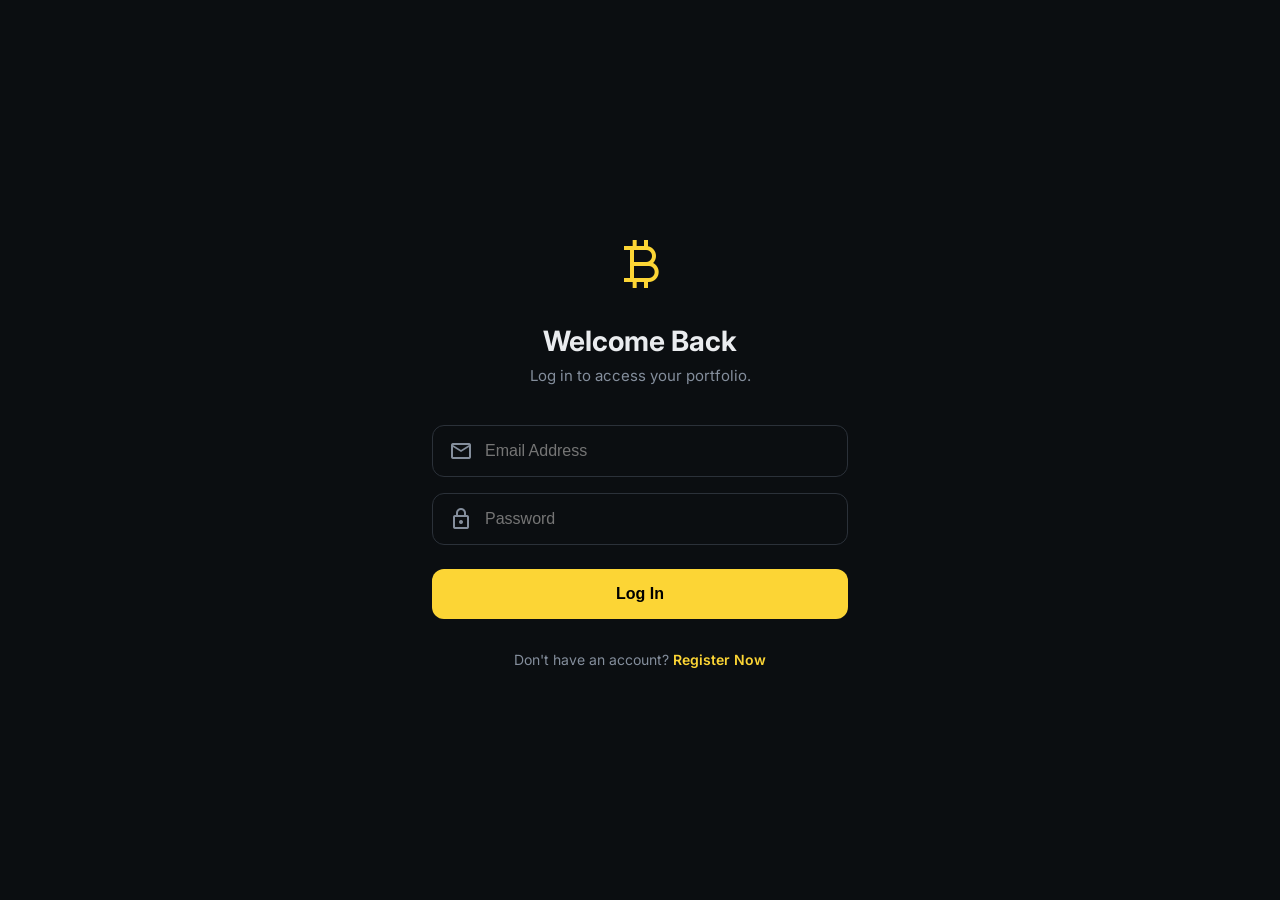
<file: index.html>
<!DOCTYPE html>
<html lang="id">
<head>
    <meta charset="UTF-8">
    <meta name="viewport" content="width=device-width, initial-scale=1.0, maximum-scale=1.0, user-scalable=no">
    <title>Crypto Exchange Pro</title>
    
    <script>
        if (localStorage.getItem("bayu_isLoggedIn") !== "true") {
            window.location.replace("login.html");
        }
    </script>

    <link rel="manifest" href='data:application/json;charset=utf-8,%7B%22name%22%3A%22Crypto%20Pro%22%2C%22short_name%22%3A%22CryptoPro%22%2C%22display%22%3A%22standalone%22%2C%22background_color%22%3A%22%230b0e11%22%2C%22theme_color%22%3A%22%230b0e11%22%2C%22icons%22%3A%5B%7B%22src%22%3A%22https%3A%2F%2Fcryptologos.cc%2Flogos%2Fbitcoin-btc-logo.png%22%2C%22sizes%22%3A%22192x192%22%2C%22type%22%3A%22image%2Fpng%22%7D%5D%7D'>
    <meta name="theme-color" content="#0b0e11" id="meta-theme-color">
    <meta name="apple-mobile-web-app-capable" content="yes">
    
    <link href="https://fonts.googleapis.com/css2?family=Inter:wght@400;500;600;700&display=swap" rel="stylesheet">
    <link href="https://fonts.googleapis.com/css2?family=Material+Symbols+Outlined:opsz,wght,FILL,GRAD@24,400,0,0" rel="stylesheet" />
    
    <style>
        :root {
            --bg-main: #0b0e11; --bg-card: #1e2329; --bg-hover: #2b3139;
            --text-main: #eaecef; --text-sub: #848e9c;
            --accent-yellow: #fcd535; --green-up: #0ecb81; --red-down: #f6465d; --yellow-pending: #f0b90b;
            --border-color: #2b3139;
        }

        [data-theme="light"] {
            --bg-main: #f5f5f5; --bg-card: #ffffff; --bg-hover: #e8e8e8;
            --text-main: #1e2329; --text-sub: #5e6673;
            --border-color: #e0e0e0;
        }

        * { -webkit-user-select: none; -ms-user-select: none; user-select: none; -webkit-touch-callout: none; }
        input, select, textarea { -webkit-user-select: auto; -ms-user-select: auto; user-select: auto; }

        body { font-family: 'Inter', sans-serif; background-color: var(--bg-main); color: var(--text-main); margin: 0; display: flex; justify-content: center; min-height: 100dvh; -webkit-tap-highlight-color: transparent; overflow: hidden; transition: background-color 0.3s, color 0.3s;}
        .app-container { width: 100%; max-width: 480px; height: 100dvh; background-color: var(--bg-main); display: flex; flex-direction: column; position: relative; transition: background-color 0.3s;}
        .content-scroll { overflow-y: auto; flex-grow: 1; padding: 16px 16px 120px 16px; scroll-behavior: smooth;}

        #splash-screen, #pin-screen { position: absolute; top:0; left:0; width: 100%; height: 100%; background-color: var(--bg-main); z-index: 9999; display: flex; flex-direction: column; justify-content: center; align-items: center; transition: opacity 0.5s; }
        #splash-screen { cursor: pointer; }
        .splash-logo { width: 80px; height: 80px; background: var(--accent-yellow); border-radius: 20px; display: flex; justify-content: center; align-items: center; font-size: 40px; color: #000; margin-bottom: 20px; animation: pulse 1.5s infinite;}
        @keyframes pulse { 0% { transform: scale(1); } 50% { transform: scale(1.05); } 100% { transform: scale(1); } }
        
        .pin-dots { display: flex; gap: 16px; margin: 24px 0 40px 0; }
        .pin-dot { width: 16px; height: 16px; border-radius: 50%; border: 2px solid var(--text-sub); }
        .pin-dot.filled { background: var(--accent-yellow); border-color: var(--accent-yellow); }
        .keypad { display: grid; grid-template-columns: repeat(3, 1fr); gap: 24px; max-width: 300px; width: 100%; }
        .key { width: 64px; height: 64px; border-radius: 50%; background: var(--bg-card); display: flex; justify-content: center; align-items: center; font-size: 24px; font-weight: 600; cursor: pointer; margin: auto; transition: 0.1s;}
        .key:active { background: var(--bg-hover); transform: scale(0.9); }

        .view { display: none; width: 100%; animation: fade 0.3s ease-in-out; }
        .view.active { display: block; }
        @keyframes fade { from { opacity: 0; transform: translateY(5px); } to { opacity: 1; transform: translateY(0); } }

        .top-bar { display: flex; justify-content: space-between; align-items: center; margin-bottom: 20px; position: relative; }
        .app-title { position: absolute; left: 50%; transform: translateX(-50%); font-size: 16px; font-weight: 600; color: var(--text-main); letter-spacing: 0.5px; }
        .user-avatar { width: 34px; height: 34px; background-color: var(--accent-yellow); border-radius: 50%; display: flex; justify-content: center; align-items: center; font-size: 14px; font-weight: bold; color: #000; cursor:pointer; overflow: hidden; background-size: cover; background-position: center;}
        
        .balance-card { padding: 0 0 24px 0; }
        .balance-header { display: flex; align-items: center; justify-content: space-between; font-size: 14px; color: var(--text-sub); margin-bottom: 8px; font-weight: 500;}
        .balance-amount { font-size: 32px; font-weight: 700; color: var(--text-main); margin-bottom: 4px; display: flex; align-items: baseline; gap: 4px; word-break: break-all;}
        .badge-pro { background: linear-gradient(90deg, #fcd535, #f0b90b); color: #000; padding: 2px 6px; border-radius: 4px; font-size: 10px; font-weight: 700; margin-left: 8px;}
        
        .actions-row { display: flex; justify-content: space-between; margin-bottom: 32px; }
        .action-item { display: flex; flex-direction: column; align-items: center; gap: 8px; cursor: pointer; flex: 1;}
        .action-icon { width: 44px; height: 44px; background-color: var(--bg-card); border-radius: 12px; display: flex; justify-content: center; align-items: center; color: var(--text-main); transition: 0.2s;}
        .action-item:active .action-icon { transform: scale(0.95); background-color: var(--bg-hover); }
        .action-text { font-size: 12px; font-weight: 500; color: var(--text-main); text-align: center;}

        .chart-wrapper { width: 100%; height: 350px; margin-bottom: 16px; border-radius: 12px; overflow: hidden; background-color: var(--bg-card); border: 1px solid var(--border-color);}

        .order-book { display: flex; gap: 16px; background: var(--bg-card); padding: 16px; border-radius: 12px; border: 1px solid var(--border-color); margin-bottom: 24px;}
        .ob-col { flex: 1; display: flex; flex-direction: column; gap: 6px; }
        .ob-header { display: flex; justify-content: space-between; font-size: 11px; color: var(--text-sub); margin-bottom: 4px; font-weight: 600;}

        .section-title { font-size: 18px; font-weight: 600; margin-bottom: 16px; display: flex; justify-content: space-between; align-items: center;}
        .list-item { display: flex; justify-content: space-between; align-items: center; padding: 14px 0; border-bottom: 1px solid var(--border-color); }
        .item-left { display: flex; align-items: center; gap: 12px; }
        .coin-icon { width: 36px; height: 36px; border-radius: 50%; display: flex; justify-content: center; align-items: center; background-color: var(--bg-card); color: var(--text-main); overflow: hidden;}
        .coin-icon img { width: 100%; height: 100%; object-fit: cover; }
        .coin-name { font-weight: 600; font-size: 15px; }
        .coin-symbol { font-size: 12px; color: var(--text-sub); margin-top: 2px; text-transform: uppercase;}
        .price-text { font-weight: 600; font-size: 15px; text-align: right; }
        
        .profile-menu { margin-top: 24px; }
        .menu-row { display: flex; align-items: center; gap: 16px; padding: 16px 0; border-bottom: 1px solid var(--border-color); cursor: pointer;}
        .menu-text { flex-grow: 1; font-weight: 500; font-size: 15px;}

        /* MODAL */
        .modal-overlay { display: none; position: absolute; top: 0; left: 0; right: 0; bottom: 0; background: rgba(0,0,0,0.8); justify-content: center; align-items: flex-end; z-index: 100; backdrop-filter: blur(4px);}
        .modal-content { background-color: var(--bg-card); width: 100%; padding: 24px; border-radius: 24px 24px 0 0; animation: slideUp 0.3s cubic-bezier(0.16, 1, 0.3, 1); box-sizing: border-box; max-height: 85vh; overflow-y: auto; padding-bottom: 50px;}
        @keyframes slideUp { from { transform: translateY(100%); } to { transform: translateY(0); } }
        
        .input-group { background-color: var(--bg-main); border: 1px solid var(--border-color); border-radius: 12px; display: flex; align-items: center; padding: 0 16px; margin-bottom: 16px; }
        .modal-input { width: 100%; padding: 16px 0; background: transparent; border: none; color: var(--text-main); font-size: 16px; font-weight: 600; outline: none; }
        .select-custom { appearance: none; width: 100%; background: transparent; color: var(--text-main); border: none; padding: 16px 0; font-size: 15px; font-weight: 500; outline: none;}
        .select-custom option { background: var(--bg-card); color: var(--text-main); }
        .btn-confirm { background-color: var(--accent-yellow); color: #000; border: none; padding: 16px; width: 100%; border-radius: 12px; font-size: 16px; font-weight: 600; cursor: pointer; display: flex; justify-content: center; align-items: center; gap: 8px;}
        .btn-close { background: transparent; color: var(--text-sub); border: none; padding: 16px; width: 100%; font-size: 15px; font-weight: 600; cursor: pointer; margin-top: 8px;}
        
        .bottom-nav { position: fixed; bottom: 0; left: 50%; transform: translateX(-50%); width: 100%; max-width: 480px; background-color: var(--bg-main); display: flex; justify-content: space-around; padding: 12px 0 20px 0; border-top: 1px solid var(--border-color); z-index: 50; transition: background-color 0.3s;}
        .nav-item { display: flex; flex-direction: column; align-items: center; font-size: 11px; color: var(--text-sub); cursor: pointer; gap: 4px; font-weight: 500;}
        .nav-item.active { color: var(--text-main); }
        .nav-item.active .material-symbols-outlined { color: var(--accent-yellow); font-variation-settings: 'FILL' 1;}
        
        .toast-container { position: fixed; top: 20px; left: 50%; transform: translateX(-50%); width: 90%; max-width: 400px; z-index: 10000; display: flex; flex-direction: column; gap: 10px; pointer-events: none;}
        .toast { background: var(--bg-card); padding: 14px 16px; border-radius: 12px; display: flex; align-items: center; gap: 12px; box-shadow: 0 4px 20px rgba(0,0,0,0.8); border-left: 4px solid var(--accent-yellow); animation: slideDown 0.4s forwards; }
        @keyframes slideDown { from { transform: translateY(-50px); opacity: 0; } to { transform: translateY(0); opacity: 1; } }
        .toast-out { animation: fadeOut 0.4s forwards; }
        @keyframes fadeOut { to { opacity: 0; transform: translateY(-20px); } }

        .switch { position: relative; display: inline-block; width: 44px; height: 24px; }
        .switch input { opacity: 0; width: 0; height: 0; }
        .slider { position: absolute; cursor: pointer; top: 0; left: 0; right: 0; bottom: 0; background-color: var(--border-color); transition: .4s; border-radius: 24px; }
        .slider:before { position: absolute; content: ""; height: 18px; width: 18px; left: 3px; bottom: 3px; background-color: white; transition: .4s; border-radius: 50%; }
        input:checked + .slider { background-color: var(--green-up); }
        input:checked + .slider:before { transform: translateX(20px); }

        #avatar-upload { display: none; }
        .hidden-text { font-family: monospace; letter-spacing: 2px; }
    </style>
</head>
<body>

    <div class="toast-container" id="toastBox"></div>
    <input type="file" id="avatar-upload" accept="image/*" onchange="gantiFotoProfil(event)">

    <div class="app-container">
        
        <div id="pin-screen" style="display:none;">
            <div class="splash-logo"><span class="material-symbols-outlined" style="font-size: 40px;">lock</span></div>
            <h2 style="margin:0; font-size: 20px;">Enter App PIN</h2>
            <div class="pin-dots" id="pinDots">
                <div class="pin-dot"></div><div class="pin-dot"></div><div class="pin-dot"></div>
                <div class="pin-dot"></div><div class="pin-dot"></div><div class="pin-dot"></div>
            </div>
            <div class="keypad">
                <div class="key" onclick="inputPin(1)">1</div><div class="key" onclick="inputPin(2)">2</div><div class="key" onclick="inputPin(3)">3</div>
                <div class="key" onclick="inputPin(4)">4</div><div class="key" onclick="inputPin(5)">5</div><div class="key" onclick="inputPin(6)">6</div>
                <div class="key" onclick="inputPin(7)">7</div><div class="key" onclick="inputPin(8)">8</div><div class="key" onclick="inputPin(9)">9</div>
                <div></div><div class="key" onclick="inputPin(0)">0</div><div class="key" onclick="clearPin()"><span class="material-symbols-outlined">backspace</span></div>
            </div>
        </div>

        <div id="splash-screen" onclick="cekKeamananLaluMulai()">
            <div class="splash-logo"><span class="material-symbols-outlined" style="font-size: 40px;">currency_bitcoin</span></div>
            <h2 style="margin:0; font-size: 24px;">Crypto Pro</h2>
            <p style="color: var(--text-sub); font-size: 14px; margin-top: 8px;">Tap anywhere to enter</p>
        </div>

        <div class="content-scroll">
            <div class="view active" id="view-home">
                <div class="top-bar">
                    <div class="user-avatar profile-pic-render" onclick="pindahHalaman('view-profile', document.getElementById('nav-profile'))">BZ</div>
                    <div class="app-title">Crypto Pro Wallet</div>
                    <div class="icon-btn" onclick="munculToast('No new notifications', 'notifications')"><span class="material-symbols-outlined">notifications</span></div>
                </div>

                <div class="balance-card">
                    <div class="balance-header">
                        <div style="display:flex; align-items:center; gap:8px;">
                            Total Asset Value <span class="badge-pro">PRO</span>
                            <span class="material-symbols-outlined" onclick="toggleHideBalance()" id="eye-icon" style="cursor:pointer; font-size:18px;">visibility</span>
                        </div>
                        <div style="background:var(--bg-card); padding:4px 8px; border-radius:12px; font-size:12px; border:1px solid var(--border-color);"><span id="txt-curr-home">USD</span></div>
                    </div>
                    <div class="balance-amount"><span id="curr-symbol-main">$</span><span id="total-balance-usd">0.00</span></div>
                    <div style="font-size: 14px; color: var(--green-up); font-weight: 500;">+2.45% Today</div>
                </div>

                <div class="actions-row">
                    <div class="action-item" onclick="bukaModalDeposit()"><div class="action-icon"><span class="material-symbols-outlined">payments</span></div><div class="action-text">Deposit Fiat</div></div>
                    <div class="action-item" onclick="bukaModalWithdraw()"><div class="action-icon"><span class="material-symbols-outlined">account_balance</span></div><div class="action-text">Withdraw Fiat</div></div>
                    <div class="action-item" onclick="bukaModalSendCrypto()"><div class="action-icon"><span class="material-symbols-outlined">send</span></div><div class="action-text">Send Crypto</div></div>
                    <div class="action-item" onclick="bukaModalReceiveCrypto()"><div class="action-icon"><span class="material-symbols-outlined">qr_code_scanner</span></div><div class="action-text">Receive Crypto</div></div>
                </div>

                <div class="section-title">Top Markets</div>
                <div id="mini-market-list"><div style="text-align:center; padding:20px; color:var(--text-sub);">Loading market data...</div></div>
            </div>

            <div class="view" id="view-markets">
                <div class="top-bar">
                    <div class="user-avatar profile-pic-render" onclick="pindahHalaman('view-profile', document.getElementById('nav-profile'))">BZ</div>
                    <div class="app-title">Spot Markets</div>
                    <div class="icon-btn" onclick="munculToast('No new notifications', 'notifications')"><span class="material-symbols-outlined">notifications</span></div>
                </div>
                
                <div class="chart-wrapper">
                    <script type="text/javascript" src="https://s3.tradingview.com/tv.js"></script>
                    <script type="text/javascript">
                        new TradingView.widget({
                            "autosize": true, "symbol": "BINANCE:BTCUSDT", "interval": "15", "timezone": "Asia/Jakarta",
                            "theme": "dark", "style": "1", "locale": "en", "backgroundColor": "transparent", "gridColor": "#2b3139",
                            "enable_publishing": false, "hide_top_toolbar": true, "hide_legend": true, "save_image": false,
                            "container_id": "tradingview_chart"
                        });
                    </script>
                </div>

                <div class="section-title">Order Book (Live)</div>
                <div class="order-book">
                    <div class="ob-col">
                        <div class="ob-header"><span>Bid (Buy)</span><span>Amount</span></div>
                        <div id="ob-bids"></div>
                    </div>
                    <div class="ob-col">
                        <div class="ob-header"><span>Ask (Sell)</span><span>Amount</span></div>
                        <div id="ob-asks"></div>
                    </div>
                </div>

                <div class="section-title">All Markets</div>
                <div class="input-group" style="background: var(--bg-card); margin-bottom: 16px;">
                    <span class="material-symbols-outlined" style="color:var(--text-sub);">search</span>
                    <input type="text" class="modal-input" id="searchInput" placeholder="Search 50+ coins..." style="font-size: 14px; padding: 12px;" onkeyup="cariKoin()" autocomplete="off">
                </div>
                <div id="full-market-list"></div>
            </div>

            <div class="view" id="view-wallet">
                <div class="top-bar">
                    <div class="user-avatar profile-pic-render" onclick="pindahHalaman('view-profile', document.getElementById('nav-profile'))">BZ</div>
                    <div class="app-title">My Wallets</div>
                    <div class="icon-btn" onclick="munculToast('No new notifications', 'notifications')"><span class="material-symbols-outlined">notifications</span></div>
                </div>
                
                <div class="section-title">
                    <span>My Assets</span>
                    <div style="display:flex; align-items:center; gap:8px; font-size:12px; font-weight:500; color:var(--text-sub);">
                        Auto-Earn (APY 5%)
                        <label class="switch"><input type="checkbox" id="toggleEarn" autocomplete="off" onchange="toggleStaking()"><span class="slider"></span></label>
                    </div>
                </div>
                
                <div id="wallet-list-render"></div>

                <div class="section-title" style="margin-top: 24px;">Transaction History</div>
                <div id="riwayat-container"></div>
            </div>

            <div class="view" id="view-profile">
                <div class="top-bar">
                    <div style="width: 34px;"></div>
                    <div class="app-title">Profile</div>
                    <div class="icon-btn" onclick="munculToast('No new notifications', 'notifications')"><span class="material-symbols-outlined">notifications</span></div>
                </div>
                
                <div style="display: flex; align-items: center; gap: 16px; margin-bottom: 32px; margin-top: 20px;">
                    <div class="user-avatar profile-pic-render" style="width: 64px; height: 64px; font-size: 28px;" onclick="document.getElementById('avatar-upload').click()">BZ</div>
                    <div>
                        <div style="font-size: 20px; font-weight: 700;">BAYU RIZKI ZULFIKRI</div>
                        <div style="font-size: 13px; color: var(--text-sub); margin-top:4px;">UID: 84719203 • <span style="color:var(--green-up);">Verified VIP</span></div>
                    </div>
                </div>
                
                <div class="profile-menu">
                    <div class="menu-row" onclick="toggleTheme()"><span class="material-symbols-outlined menu-icon">light_mode</span><span class="menu-text">Dark/Light Mode</span><span class="material-symbols-outlined menu-arrow">sync</span></div>
                    <div class="menu-row" onclick="bukaModalProfil('Passcode')"><span class="material-symbols-outlined menu-icon">pin</span><span class="menu-text">Set App PIN</span><span class="material-symbols-outlined menu-arrow" id="pin-status-icon">chevron_right</span></div>
                    <div class="menu-row" onclick="kunciAplikasi()"><span class="material-symbols-outlined menu-icon">lock</span><span class="menu-text">Lock App</span><span class="material-symbols-outlined menu-arrow">chevron_right</span></div>
                    <div class="menu-row" onclick="bukaModalProfil('Currency')"><span class="material-symbols-outlined menu-icon">language</span><span class="menu-text">Currency (<span id="txt-curr-setting">USD</span>)</span><span class="material-symbols-outlined menu-arrow">chevron_right</span></div>
                    <div class="menu-row" onclick="munculToast('Identity Verification (KYC) is completed.', 'verified')"><span class="material-symbols-outlined menu-icon">badge</span><span class="menu-text">Identity Verification</span><span class="material-symbols-outlined" style="color: var(--green-up);">verified</span></div>
                    <div class="menu-row" onclick="logoutApp()"><span class="material-symbols-outlined menu-icon" style="color: var(--accent-yellow);">logout</span><span class="menu-text" style="color: var(--accent-yellow);">Log Out</span></div>
                    <div class="menu-row" onclick="resetSaldo()"><span class="material-symbols-outlined menu-icon" style="color: var(--red-down);">delete_forever</span><span class="menu-text" style="color: var(--red-down);">Factory Reset App</span></div>
                </div>
            </div>
        </div>

        <div class="bottom-nav">
            <div class="nav-item active" onclick="pindahHalaman('view-home', this)"><span class="material-symbols-outlined">home</span>Home</div>
            <div class="nav-item" id="nav-market" onclick="pindahHalaman('view-markets', this)"><span class="material-symbols-outlined">candlestick_chart</span>Markets</div>
            <div class="nav-item" onclick="bukaModalTrade('Convert')" style="transform: translateY(-8px);">
                <div style="width: 48px; height: 48px; background: var(--accent-yellow); border-radius: 50%; display: flex; justify-content: center; align-items: center; color: #000;"><span class="material-symbols-outlined">swap_horiz</span></div>
            </div>
            <div class="nav-item" onclick="pindahHalaman('view-wallet', this)"><span class="material-symbols-outlined">account_balance_wallet</span>Wallets</div>
            <div class="nav-item" id="nav-profile" onclick="pindahHalaman('view-profile', this)"><span class="material-symbols-outlined">person</span>Profile</div>
        </div>

        <div class="modal-overlay" id="actionModal">
            <div class="modal-content" id="modalContentDynamic"></div>
        </div>

    </div>

    <script>
        // --- GLOBAL STATE ---
        let wallets = { fiat: 0, bitcoin: 0, ethereum: 0, solana: 0, litecoin: 0 };
        let livePrices = { bitcoin: 75550, ethereum: 3450, solana: 145, litecoin: 85 };
        let currentCurrency = 'USD'; 
        let rateIDR = 17349.90; 
        let tipeAksi = ""; let riwayatTx = []; 
        let appTheme = 'dark'; let savedPin = null; let enteredPin = "";
        let stakingInterval = null;
        let globalMarketData = []; 
        let isBalanceHidden = false; // State Mata Privasi

        const daftarKoin = [
            { id: 'bitcoin', nama: 'Bitcoin', simbol: 'BTC', img: 'bitcoin-btc-logo' },
            { id: 'ethereum', nama: 'Ethereum', simbol: 'ETH', img: 'ethereum-eth-logo' },
            { id: 'solana', nama: 'Solana', simbol: 'SOL', img: 'solana-sol-logo' },
            { id: 'litecoin', nama: 'Litecoin', simbol: 'LTC', img: 'litecoin-ltc-logo' },
            { id: 'binancecoin', nama: 'BNB', simbol: 'BNB', img: 'bnb-bnb-logo' },
            { id: 'ripple', nama: 'Ripple', simbol: 'XRP', img: 'xrp-xrp-logo' }
        ];

        // --- UTILS ---
        function formatUang(usdAmount) {
            if (currentCurrency === 'IDR') return "Rp " + (usdAmount * rateIDR).toLocaleString('id-ID', {maximumFractionDigits: 0});
            else return "$" + usdAmount.toLocaleString('en-US', {minimumFractionDigits: 2, maximumFractionDigits: 2});
        }

        function munculToast(pesan, ikon = 'info') {
            const box = document.getElementById('toastBox');
            const t = document.createElement('div'); t.className = 'toast';
            t.innerHTML = `<span class="material-symbols-outlined toast-icon">${ikon}</span><div class="toast-text">${pesan}</div>`;
            box.appendChild(t); setTimeout(() => { t.classList.add('toast-out'); setTimeout(() => t.remove(), 400); }, 3000);
        }

        function pindahHalaman(id, btn) {
            document.querySelectorAll('.view').forEach(v => v.classList.remove('active'));
            document.getElementById(id).classList.add('active');
            document.querySelectorAll('.nav-item').forEach(i => i.classList.remove('active'));
            if(btn) btn.classList.add('active');
        }

        // --- PRIVACY TOGGLE ---
        function toggleHideBalance() {
            isBalanceHidden = !isBalanceHidden;
            localStorage.setItem("bayu_hide_bal", isBalanceHidden);
            document.getElementById('eye-icon').innerText = isBalanceHidden ? "visibility_off" : "visibility";
            updateSemuaTampilan();
        }

        // --- INIT & LOCKSCREEN ---
        function cekKeamananLaluMulai() {
            if(savedPin) {
                document.getElementById('splash-screen').style.display = 'none';
                document.getElementById('pin-screen').style.display = 'flex';
            } else {
                mulaiAplikasi();
            }
        }

        function inputPin(num) {
            if(enteredPin.length < 6) {
                enteredPin += num;
                document.querySelectorAll('.pin-dot')[enteredPin.length-1].classList.add('filled');
                if(enteredPin.length === 6) {
                    setTimeout(() => {
                        if(enteredPin === savedPin) {
                            document.getElementById('pin-screen').style.display = 'none';
                            mulaiAplikasi();
                        } else {
                            munculToast('Incorrect PIN!', 'error');
                            clearPin();
                        }
                    }, 200);
                }
            }
        }

        function clearPin() {
            enteredPin = "";
            document.querySelectorAll('.pin-dot').forEach(d => d.classList.remove('filled'));
        }

        function kunciAplikasi() {
            if(!savedPin) { munculToast('Please Set App PIN first!', 'error'); return; }
            clearPin(); document.getElementById('pin-screen').style.display = 'flex'; munculToast('App Locked', 'lock');
        }

        function mulaiAplikasi() {
            let elem = document.documentElement;
            if (elem.requestFullscreen) elem.requestFullscreen();
            
            document.getElementById('splash-screen').style.opacity = '0';
            setTimeout(() => { document.getElementById('splash-screen').style.display = 'none'; }, 500);
            
            loadDatabase(); ambilDataPasar(); 
            setInterval(cekAntrianTx, 2000); setInterval(renderOrderBook, 1500); 
            // Update Pasar per 60 Detik (1 Menit)
            setInterval(ambilDataPasar, 60000);
        }

        function loadDatabase() {
            let w = localStorage.getItem("bayu_wallets");
            if (w) { 
                wallets = JSON.parse(w); 
                if(wallets.litecoin === undefined) wallets.litecoin = 32.39; // Patch untuk existing user
            } else { 
                wallets = { fiat: 5000, bitcoin: 0.15, ethereum: 1.2, solana: 15, litecoin: 32.39 }; 
            }
            
            let curr = localStorage.getItem("bayu_currency"); if (curr) currentCurrency = curr;
            let hx = localStorage.getItem("bayu_history"); if (hx) riwayatTx = JSON.parse(hx);
            let pic = localStorage.getItem("bayu_pic"); if (pic) updatePicUI(pic);
            let th = localStorage.getItem("bayu_theme"); if(th) { appTheme = th; applyTheme(); }
            
            let hideBal = localStorage.getItem("bayu_hide_bal");
            if(hideBal === "true") { isBalanceHidden = true; document.getElementById('eye-icon').innerText = "visibility_off"; }
            
            savedPin = localStorage.getItem("bayu_pin"); 
            if(savedPin) document.getElementById('pin-status-icon').style.color = "var(--green-up)";

            updateSemuaTampilan();
        }

        function simpanDatabase() {
            localStorage.setItem("bayu_wallets", JSON.stringify(wallets)); 
            localStorage.setItem("bayu_currency", currentCurrency);
            localStorage.setItem("bayu_history", JSON.stringify(riwayatTx));
            localStorage.setItem("bayu_theme", appTheme);
        }

        function resetSaldo() { 
            if(confirm("Mas Bayu, hapus semua data dan kembali ke awal?")) { localStorage.clear(); window.location.reload(); } 
        }

        function logoutApp() {
            if(confirm("Are you sure you want to log out?")) { localStorage.removeItem("bayu_isLoggedIn"); window.location.replace("login.html"); }
        }

        function gantiFotoProfil(event) {
            let file = event.target.files[0]; if(!file) return;
            let reader = new FileReader();
            reader.onload = function(e) { localStorage.setItem("bayu_pic", e.target.result); updatePicUI(e.target.result); munculToast("Profile picture updated!", "check_circle"); };
            reader.readAsDataURL(file);
        }
        function updatePicUI(base64) { document.querySelectorAll('.profile-pic-render').forEach(el => { el.innerText = ""; el.style.backgroundImage = `url(${base64})`; }); }

        function toggleTheme() {
            appTheme = appTheme === 'dark' ? 'light' : 'dark';
            applyTheme(); simpanDatabase(); munculToast(`Theme set to ${appTheme} mode`, 'palette');
        }
        function applyTheme() {
            if(appTheme === 'light') { document.body.setAttribute('data-theme', 'light'); document.getElementById('meta-theme-color').setAttribute("content", "#f5f5f5"); }
            else { document.body.removeAttribute('data-theme'); document.getElementById('meta-theme-color').setAttribute("content", "#0b0e11"); }
        }

        function toggleStaking() {
            let isChecked = document.getElementById('toggleEarn').checked;
            if(isChecked) {
                munculToast("Auto-Earn Activated. Earning yield...", "savings");
                stakingInterval = setInterval(() => { wallets.fiat += 0.05; wallets.bitcoin += 0.00000001; wallets.litecoin += 0.00001; updateSemuaTampilan(); simpanDatabase(); }, 5000);
            } else {
                clearInterval(stakingInterval); munculToast("Auto-Earn Deactivated.", "info");
            }
        }

        function updateSemuaTampilan() {
            let totalUsd = wallets.fiat + (wallets.bitcoin * livePrices.bitcoin) + (wallets.ethereum * livePrices.ethereum) + (wallets.solana * livePrices.solana) + (wallets.litecoin * livePrices.litecoin);
            
            document.getElementById('curr-symbol-main').innerText = isBalanceHidden ? "" : (currentCurrency === 'IDR' ? "Rp " : "$");
            
            let displayTotal = currentCurrency === 'IDR' ? (totalUsd*rateIDR).toLocaleString('id-ID',{maximumFractionDigits:0}) : totalUsd.toLocaleString('en-US', {minimumFractionDigits: 2, maximumFractionDigits: 2});
            document.getElementById('total-balance-usd').innerText = isBalanceHidden ? "******" : displayTotal;
            if(isBalanceHidden) document.getElementById('total-balance-usd').classList.add('hidden-text');
            else document.getElementById('total-balance-usd').classList.remove('hidden-text');

            document.getElementById('txt-curr-home').innerText = currentCurrency;
            document.getElementById('txt-curr-setting').innerText = currentCurrency;

            let fiatVal = formatUang(wallets.fiat);
            let wHtml = `
                <div class="list-item" style="background:var(--bg-card); padding:16px; border-radius:12px; margin-bottom:12px; border:1px solid var(--border-color);">
                    <div class="item-left"><div class="coin-icon" style="background: rgba(14, 203, 129, 0.1); color: var(--green-up);"><span class="material-symbols-outlined">attach_money</span></div><div><div class="coin-name">Fiat Balance</div><div class="coin-symbol">Cash</div></div></div>
                    <div class="price-text ${isBalanceHidden?'hidden-text':''}">${isBalanceHidden ? '******' : fiatVal}</div>
                </div>
            `;
            const cList = [ 
                {id:'bitcoin', sim:'BTC', img:'bitcoin-btc-logo'}, 
                {id:'ethereum', sim:'ETH', img:'ethereum-eth-logo'}, 
                {id:'solana', sim:'SOL', img:'solana-sol-logo'},
                {id:'litecoin', sim:'LTC', img:'litecoin-ltc-logo'}
            ];
            cList.forEach(c => {
                let wBal = wallets[c.id]; let wVal = wBal * livePrices[c.id];
                wHtml += `
                <div class="list-item" style="background:var(--bg-card); padding:16px; border-radius:12px; margin-bottom:12px; border:1px solid var(--border-color);">
                    <div class="item-left"><div class="coin-icon"><img src="https://cryptologos.cc/logos/${c.img}.svg?v=025"></div><div><div class="coin-name">${c.sim}</div><div class="coin-symbol">Crypto</div></div></div>
                    <div><div class="price-text ${isBalanceHidden?'hidden-text':''}">${isBalanceHidden ? '******' : (wBal.toFixed(6) + ' ' + c.sim)}</div><div class="coin-symbol ${isBalanceHidden?'hidden-text':''}" style="text-align:right;">${isBalanceHidden ? '******' : ('≈ '+formatUang(wVal))}</div></div>
                </div>`;
            });
            document.getElementById('wallet-list-render').innerHTML = wHtml;
            renderRiwayat();
        }

        async function ambilDataPasar() {
            try {
                const res = await fetch(`https://api.coingecko.com/api/v3/coins/markets?vs_currency=usd&order=market_cap_desc&per_page=50&page=1&sparkline=false`);
                if (!res.ok) throw new Error("API Limit");
                const data = await res.json();
                
                const resIdr = await fetch(`https://api.coingecko.com/api/v3/simple/price?ids=bitcoin&vs_currencies=usd,idr`);
                if(resIdr.ok) {
                    const dataIdr = await resIdr.json();
                    if(dataIdr.bitcoin && dataIdr.bitcoin.idr && dataIdr.bitcoin.usd) { rateIDR = dataIdr.bitcoin.idr / dataIdr.bitcoin.usd; }
                }
                renderDataPasar(data);
            } catch (e) { 
                console.log("API Limit Reached. Using Backup Dummy Data.");
                renderDataPasar(generateDummyData());
            }
        }

        function generateDummyData() {
            const topCoins = [
                {id:'bitcoin', symbol:'btc', name:'Bitcoin', current_price: 75550.00, price_change_percentage_24h: -1.01, image: 'https://cryptologos.cc/logos/bitcoin-btc-logo.svg?v=025'},
                {id:'ethereum', symbol:'eth', name:'Ethereum', current_price: 3450.10, price_change_percentage_24h: -2.84, image: 'https://cryptologos.cc/logos/ethereum-eth-logo.svg?v=025'},
                {id:'tether', symbol:'usdt', name:'Tether', current_price: 1, price_change_percentage_24h: -0.03, image: 'https://cryptologos.cc/logos/tether-usdt-logo.svg?v=025'},
                {id:'ripple', symbol:'xrp', name:'XRP', current_price: 1.21, price_change_percentage_24h: -1.72, image: 'https://cryptologos.cc/logos/xrp-xrp-logo.svg?v=025'},
                {id:'binancecoin', symbol:'bnb', name:'BNB', current_price: 548.03, price_change_percentage_24h: -1.70, image: 'https://cryptologos.cc/logos/bnb-bnb-logo.svg?v=025'},
                {id:'solana', symbol:'sol', name:'Solana', current_price: 145, price_change_percentage_24h: 5.6, image: 'https://cryptologos.cc/logos/solana-sol-logo.svg?v=025'},
                {id:'litecoin', symbol:'ltc', name:'Litecoin', current_price: 85.40, price_change_percentage_24h: 2.1, image: 'https://cryptologos.cc/logos/litecoin-ltc-logo.svg?v=025'}
            ];
            for(let i=8; i<=50; i++) {
                topCoins.push({ id: `coin-${i}`, symbol: `C${i}`, name: `Altcoin Project ${i}`, current_price: Math.random() * 50, price_change_percentage_24h: (Math.random() * 15) - 7.5, image: 'https://cryptologos.cc/logos/polkadot-new-dot-logo.svg?v=025' });
            }
            return topCoins;
        }

        function renderDataPasar(data) {
            globalMarketData = data; 
            
            let btcObj = data.find(c => c.id === 'bitcoin'); if(btcObj) livePrices.bitcoin = btcObj.current_price;
            let ethObj = data.find(c => c.id === 'ethereum'); if(ethObj) livePrices.ethereum = ethObj.current_price;
            let solObj = data.find(c => c.id === 'solana'); if(solObj) livePrices.solana = solObj.current_price;
            let ltcObj = data.find(c => c.id === 'litecoin'); if(ltcObj) livePrices.litecoin = ltcObj.current_price;
            
            updateSemuaTampilan(); 
            renderMarketLists(""); 
        }

        function renderMarketLists(searchTerm) {
            let htmlMini = ""; let htmlFull = "";
            let filteredData = globalMarketData.filter(koin => koin.name.toLowerCase().includes(searchTerm.toLowerCase()) || koin.symbol.toLowerCase().includes(searchTerm.toLowerCase()));
            if(filteredData.length === 0) htmlFull = `<div style="text-align:center; padding:20px; color:var(--text-sub);">No coins found.</div>`;

            filteredData.forEach((koin, index) => {
                let hargaVal = currentCurrency === 'IDR' ? koin.current_price * rateIDR : koin.current_price;
                let formatHarga = currentCurrency === 'IDR' ? "Rp " + hargaVal.toLocaleString('id-ID',{maximumFractionDigits:0}) : "$" + (hargaVal < 1 ? hargaVal.toFixed(4) : hargaVal.toLocaleString('en-US', {minimumFractionDigits:2}));
                let persen = koin.price_change_percentage_24h || 0; let warna = persen >= 0 ? 'var(--green-up)' : 'var(--red-down)';
                
                let barisHtml = `<div class="list-item"><div class="item-left"><div class="coin-icon"><img src="${koin.image}" alt="${koin.symbol}"></div><div><div class="coin-name">${koin.symbol.toUpperCase()}</div><div class="coin-symbol">${koin.name}</div></div></div><div class="item-right"><div class="price-text">${formatHarga}</div><div style="font-size:12px; color:${warna}; font-weight:600;">${persen>0?'+':''}${persen.toFixed(2)}%</div></div></div>`;
                htmlFull += barisHtml; if(searchTerm === "" && index < 5) htmlMini += barisHtml; 
            });
            if (searchTerm === "") document.getElementById('mini-market-list').innerHTML = htmlMini; 
            document.getElementById('full-market-list').innerHTML = htmlFull;
        }

        function cariKoin() { let keyword = document.getElementById('searchInput').value; renderMarketLists(keyword); }

        function renderOrderBook() {
            let asks = ''; let bids = '';
            for(let i=0; i<6; i++) {
                let pAsk = livePrices.bitcoin + (Math.random()*20); let vAsk = Math.random()*1.5;
                asks += `<div style="display:flex; justify-content:space-between; color:var(--red-down); font-size:12px; margin-bottom:4px; font-weight:500;"><span>${pAsk.toFixed(2)}</span><span>${vAsk.toFixed(4)}</span></div>`;
                let pBid = livePrices.bitcoin - (Math.random()*20); let vBid = Math.random()*1.5;
                bids += `<div style="display:flex; justify-content:space-between; color:var(--green-up); font-size:12px; margin-bottom:4px; font-weight:500;"><span>${pBid.toFixed(2)}</span><span>${vBid.toFixed(4)}</span></div>`;
            }
            document.getElementById('ob-asks').innerHTML = asks; document.getElementById('ob-bids').innerHTML = bids;
        }

        function renderRiwayat() {
            let container = document.getElementById('riwayat-container');
            if(riwayatTx.length === 0) { container.innerHTML = `<div style="text-align:center; padding:20px; color:var(--text-sub); font-size:14px;">No recent transactions.</div>`; return; }
            let html = "";
            for(let i = riwayatTx.length - 1; i >= 0; i--) {
                let tx = riwayatTx[i]; let isPending = tx.status === 'Pending';
                let colorStatus = isPending ? 'var(--yellow-pending)' : (tx.isAdd ? 'var(--green-up)' : 'var(--text-main)');
                let displayAmount = tx.amountStr ? tx.amountStr : ((tx.isAdd?'+':'-') + formatUang(tx.amountUsd));
                html += `<div class="list-item ${isBalanceHidden?'hidden-text':''}"><div class="item-left"><div class="coin-icon" style="background: var(--bg-hover); color: ${isPending ? 'var(--yellow-pending)' : 'var(--text-main)'};"><span class="material-symbols-outlined">${tx.icon}</span></div><div><div class="coin-name">${tx.title}</div><div class="coin-symbol" style="color: ${colorStatus};">${isPending ? 'Processing...' : 'Completed'}</div></div></div><div class="price-text" style="color: ${tx.isAdd ? 'var(--green-up)' : 'var(--text-main)'};">${isBalanceHidden?'***':displayAmount}</div></div>`;
            }
            container.innerHTML = html;
        }

        function cekAntrianTx() {
            let changed = false; let now = Date.now();
            riwayatTx.forEach(tx => {
                if(tx.status === 'Pending' && now > tx.completeAt) {
                    tx.status = 'Completed'; changed = true;
                    if(tx.action === 'depositFiat') wallets.fiat += tx.rawInput;
                    else if (tx.action === 'withdrawFiat') wallets.fiat -= tx.rawInput;
                    else if (tx.action === 'sendCrypto') wallets[tx.coinId] -= tx.rawInput;
                    else if (tx.action === 'convertFiatToBtc') { wallets.fiat -= tx.rawInput; wallets.bitcoin += tx.dpt; }
                    else if (tx.action === 'convertBtcToFiat') { wallets.bitcoin -= tx.rawInput; wallets.fiat += tx.dpt; }
                    munculToast(`${tx.title} Successful!`, "check_circle");
                }
            });
            if(changed) { updateSemuaTampilan(); simpanDatabase(); }
        }

        function tambahAntrian(txObject) {
            txObject.completeAt = Date.now() + 10000; txObject.status = 'Pending';
            riwayatTx.push(txObject); updateSemuaTampilan(); simpanDatabase();
            munculToast("Request submitted. Queued for processing.", "schedule");
        }

        // --- MODALS DEPOSIT & WITHDRAW ---
        function bukaModalBody(htmlKonten) { document.getElementById('modalContentDynamic').innerHTML = htmlKonten; document.getElementById('actionModal').style.display = 'flex'; }
        function tutupModal() { document.getElementById('actionModal').style.display = 'none'; }

        function bukaModalDeposit() {
            bukaModalBody(`
                <div class="modal-title">Deposit Fiat</div>
                <div class="modal-subtitle">Add fiat funds to your account</div>
                <div class="input-group"><select class="select-custom" id="depoMethod" autocomplete="off"><option value="Bank Transfer">Bank Transfer / VA</option><option value="Credit Card">Credit Card</option><option value="PayPal">PayPal</option></select></div>
                <div class="input-group"><input type="text" inputmode="decimal" autocomplete="off" name="r_dep_amt" spellcheck="false" class="modal-input" id="depoAmtFiat" placeholder="Enter amount..."><div style="color:var(--text-sub); font-weight:600;">${currentCurrency}</div></div>
                <button class="btn-confirm" onclick="submitDeposit()">Submit Deposit</button>
                <button class="btn-close" onclick="tutupModal()">Cancel</button>
            `);
        }
        window.submitDeposit = function() {
            let amt = parseFloat(document.getElementById('depoAmtFiat').value);
            if(isNaN(amt) || amt <= 0) return munculToast("Invalid amount", "error");
            let meth = document.getElementById('depoMethod').value; let amtUsd = currentCurrency === 'IDR' ? amt / rateIDR : amt;
            tambahAntrian({ action: 'depositFiat', icon: 'payments', title: `Deposit via ${meth}`, amountUsd: amtUsd, isAdd: true, rawInput: amtUsd }); tutupModal();
        }

        function bukaModalWithdraw() {
            bukaModalBody(`
                <div class="modal-title">Withdraw Fiat</div>
                <div class="modal-subtitle">Avail: ${formatUang(wallets.fiat)}</div>
                <div class="input-group"><select class="select-custom" id="wdMethodFiat" autocomplete="off"><option value="Bank Account">To Bank Account</option><option value="PayPal">To PayPal</option></select></div>
                <div class="input-group"><input type="text" autocomplete="off" spellcheck="false" name="r_dest" class="modal-input" placeholder="Dest. Account/Name"></div>
                <div class="input-group"><input type="text" inputmode="decimal" autocomplete="off" name="r_wd_amt" spellcheck="false" class="modal-input" id="wdAmtFiat" placeholder="Enter amount..."><div style="color:var(--text-sub); font-weight:600;">${currentCurrency}</div></div>
                <button class="btn-confirm" onclick="submitWithdraw()">Request Withdraw</button>
                <button class="btn-close" onclick="tutupModal()">Cancel</button>
            `);
        }
        window.submitWithdraw = function() {
            let amt = parseFloat(document.getElementById('wdAmtFiat').value);
            let meth = document.getElementById('wdMethodFiat').value; let amtUsd = currentCurrency === 'IDR' ? amt / rateIDR : amt;
            if(isNaN(amt) || amt <= 0) return munculToast("Invalid input", "error");
            if(amtUsd > wallets.fiat) return munculToast("Insufficient Fiat Balance!", "error");
            tambahAntrian({ action: 'withdrawFiat', icon: 'account_balance', title: `WD to ${meth}`, amountUsd: amtUsd, isAdd: false, rawInput: amtUsd }); tutupModal();
        }

        // FITUR BARU: SEND CRYPTO
        function bukaModalSendCrypto() {
            bukaModalBody(`
                <div class="modal-title">Send Crypto</div>
                <div class="modal-subtitle">Send to external wallet</div>
                <div class="input-group">
                    <select class="select-custom" id="sendCoin" autocomplete="off">
                        <option value="bitcoin">Bitcoin (BTC) - Avail: ${wallets.bitcoin.toFixed(6)}</option>
                        <option value="litecoin">Litecoin (LTC) - Avail: ${wallets.litecoin.toFixed(6)}</option>
                        <option value="solana">Solana (SOL) - Avail: ${wallets.solana.toFixed(2)}</option>
                    </select>
                </div>
                <div class="input-group"><input type="text" autocomplete="off" spellcheck="false" name="r_dest_cr" class="modal-input" placeholder="Paste Wallet Address..."></div>
                <div class="input-group"><input type="text" inputmode="decimal" autocomplete="off" name="r_send_amt" spellcheck="false" class="modal-input" id="sendAmtCrypto" placeholder="Amount to send..."></div>
                <button class="btn-confirm" onclick="submitSendCrypto()">Send</button>
                <button class="btn-close" onclick="tutupModal()">Cancel</button>
            `);
        }
        window.submitSendCrypto = function() {
            let amt = parseFloat(document.getElementById('sendAmtCrypto').value);
            let coinId = document.getElementById('sendCoin').value;
            let coinSym = coinId === 'bitcoin' ? 'BTC' : (coinId === 'litecoin' ? 'LTC' : 'SOL');
            if(isNaN(amt) || amt <= 0) return munculToast("Invalid amount", "error");
            if(amt > wallets[coinId]) return munculToast(`Insufficient ${coinSym} Balance!`, "error");
            
            tambahAntrian({ action: 'sendCrypto', coinId: coinId, icon: 'send', title: `Send ${coinSym}`, amountStr: `-${amt} ${coinSym}`, isAdd: false, rawInput: amt });
            tutupModal();
        }

        // FITUR BARU: RECEIVE CRYPTO
        function bukaModalReceiveCrypto() {
            bukaModalBody(`
                <div class="modal-title">Receive Crypto</div>
                <div class="modal-subtitle">Share this address to receive funds</div>
                <div class="input-group">
                    <select class="select-custom" id="recvCoin" autocomplete="off" onchange="generateQR()">
                        <option value="BTC">Bitcoin Network (BTC)</option>
                        <option value="LTC">Litecoin Network (LTC)</option>
                        <option value="SOL">Solana Network (SOL)</option>
                    </select>
                </div>
                <div style="background:var(--bg-main); padding:20px; border-radius:12px; text-align:center; margin-bottom:16px;">
                    <img id="qrImage" src="https://api.qrserver.com/v1/create-qr-code/?size=150x150&data=1A1zP1eP5QGefi2DMPTfTL5SLmv7DivfNa&bgcolor=ffffff" style="border-radius:8px; margin-bottom:10px;">
                    <div id="recvAddress" style="font-size:12px; color:var(--text-sub); word-break:break-all;">1A1zP1eP5QGefi2DMPTfTL5SLmv7DivfNa</div>
                </div>
                <button class="btn-confirm" onclick="munculToast('Address copied to clipboard!', 'content_copy'); tutupModal();">Copy Address</button>
                <button class="btn-close" onclick="tutupModal()">Close</button>
            `);
        }
        window.generateQR = function() {
            let coin = document.getElementById('recvCoin').value;
            let addr = coin === 'BTC' ? '1A1zP1eP5QGefi2DMPTfTL5SLmv7DivfNa' : (coin === 'LTC' ? 'LTCx92kja9182hsabmz9102kslakdj' : 'SoL11111111111111111111111111111111111111112');
            document.getElementById('recvAddress').innerText = addr;
            document.getElementById('qrImage').src = `https://api.qrserver.com/v1/create-qr-code/?size=150x150&data=${addr}&bgcolor=ffffff`;
        }

        function bukaModalTrade() {
            bukaModalBody(`
                <div class="modal-title">Convert Crypto</div>
                <div class="modal-subtitle">Direct conversion (Zero Fee)</div>
                <div class="input-group"><select class="select-custom" id="convDirection" autocomplete="off"><option value="buy">Fiat (${currentCurrency}) ➔ BTC</option><option value="sell">BTC ➔ Fiat (${currentCurrency})</option></select></div>
                <div class="input-group"><input type="text" inputmode="decimal" autocomplete="off" name="r_conv_amt" spellcheck="false" class="modal-input" id="convAmt" placeholder="Enter amount..."></div>
                <div style="text-align:right; font-size:12px; color:var(--accent-yellow); margin-bottom:20px;">1 BTC = ${formatUang(livePrices.bitcoin)}</div>
                <button class="btn-confirm" onclick="submitConvert()">Convert Now</button>
                <button class="btn-close" onclick="tutupModal()">Cancel</button>
            `);
        }
        window.submitConvert = function() {
            let dir = document.getElementById('convDirection').value; let amt = parseFloat(document.getElementById('convAmt').value);
            if(isNaN(amt) || amt <= 0) return munculToast("Invalid amount", "error");
            if(dir === 'buy') {
                let amtUsd = currentCurrency === 'IDR' ? amt / rateIDR : amt;
                if(amtUsd > wallets.fiat) return munculToast("Insufficient Fiat Balance!", "error");
                tambahAntrian({ action: 'convertFiatToBtc', icon: 'currency_exchange', title: `Convert to BTC`, amountStr: `+${(amtUsd/livePrices.bitcoin).toFixed(6)} BTC`, isAdd: true, rawInput: amtUsd, dpt: (amtUsd/livePrices.bitcoin) }); tutupModal();
            } else {
                if(amt > wallets.bitcoin) return munculToast("Insufficient BTC Balance!", "error");
                tambahAntrian({ action: 'convertBtcToFiat', icon: 'currency_exchange', title: `Convert to Fiat`, amountUsd: (amt*livePrices.bitcoin), isAdd: true, rawInput: amt, dpt: (amt*livePrices.bitcoin) }); tutupModal();
            }
        }

        function bukaModalProfil(tipe) {
            if(tipe === 'Currency') {
                bukaModalBody(`<div class="modal-title">Currency Settings</div><div class="input-group"><select class="select-custom" id="selCurr" autocomplete="off"><option value="USD" ${currentCurrency==='USD'?'selected':''}>US Dollar (USD)</option><option value="IDR" ${currentCurrency==='IDR'?'selected':''}>Indonesian Rupiah (IDR)</option></select></div><button class="btn-confirm" onclick="simpanCurrency()">Save</button><button class="btn-close" onclick="tutupModal()">Cancel</button>`);
            } else if (tipe === 'Passcode') {
                bukaModalBody(`<div class="modal-title">Set App PIN</div><div class="modal-subtitle">Setup 6-digit lock screen PIN.</div><div class="input-group"><input type="text" inputmode="numeric" autocomplete="new-password" spellcheck="false" class="modal-input" id="setupPinInput" placeholder="Enter new 6-digit PIN" maxlength="6"></div><button class="btn-confirm" onclick="simpanPinBaru()">Save PIN</button><button class="btn-close" onclick="tutupModal()">Cancel</button>`);
            }
        }

        window.simpanCurrency = function() { currentCurrency = document.getElementById('selCurr').value; simpanDatabase(); updateSemuaTampilan(); ambilDataPasar(); munculToast(`Currency changed to ${currentCurrency}`, "language"); tutupModal(); }
        window.simpanPinBaru = function() {
            let pin = document.getElementById('setupPinInput').value;
            if(pin.length === 6) { savedPin = pin; localStorage.setItem("bayu_pin", pin); document.getElementById('pin-status-icon').style.color = "var(--green-up)"; munculToast('PIN successfully activated!', 'lock'); tutupModal(); } 
            else { munculToast('PIN must be exactly 6 digits', 'error'); }
        }
    </script>
</body>
</html>
</file>
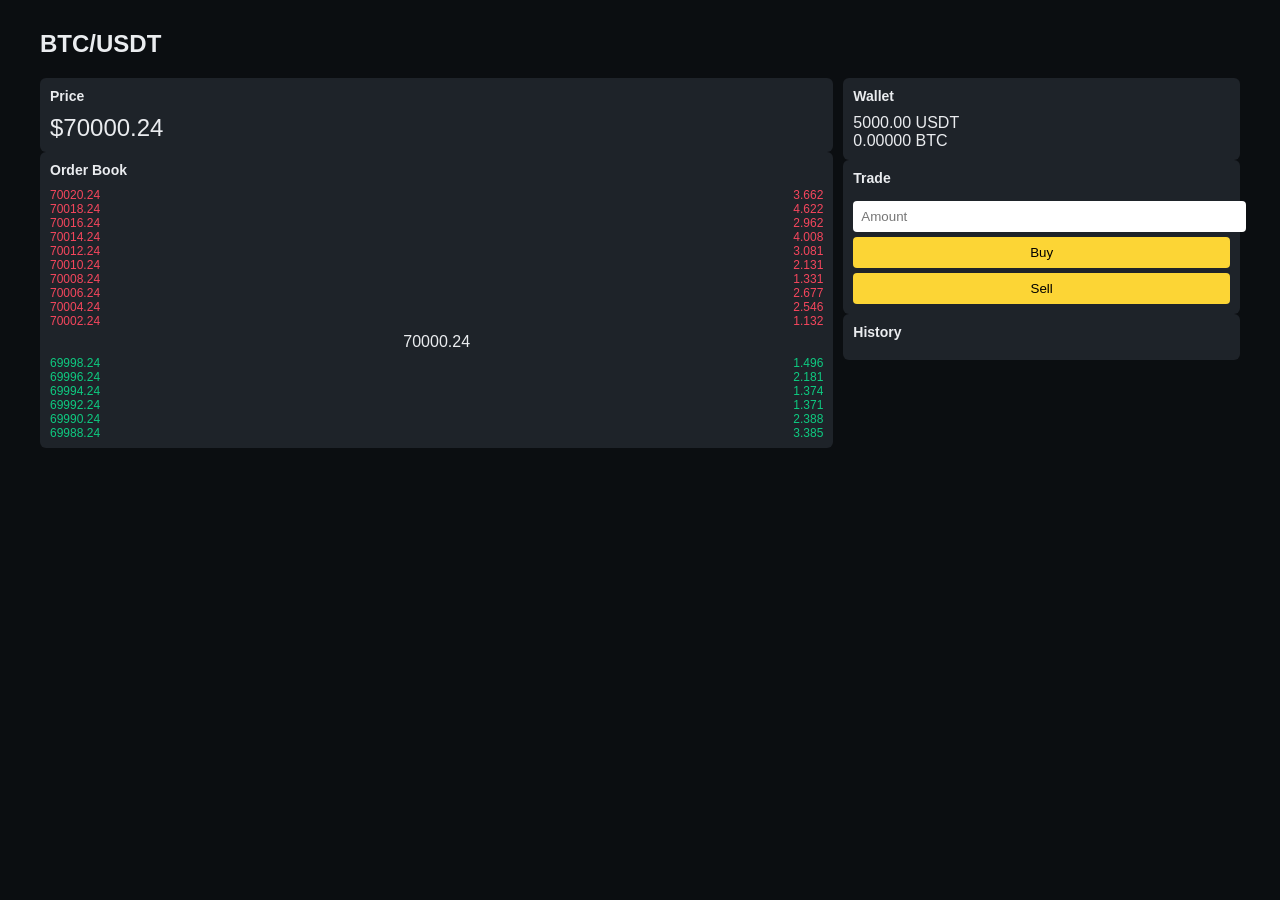
<file: gpt.html>
<!DOCTYPE html>
<html lang="en">
<head>
<meta charset="UTF-8">
<meta name="viewport" content="width=device-width, initial-scale=1.0">
<title>Binance Simulator</title>

<style>
body { margin:0; background:#0b0e11; color:#eaecef; font-family:Arial; }
.container { max-width:1200px; margin:auto; padding:10px; }

.grid {
    display:grid;
    grid-template-columns: 2fr 1fr;
    gap:10px;
}

.card {
    background:#1e2329;
    padding:10px;
    border-radius:6px;
}

.row { display:flex; justify-content:space-between; font-size:12px; }

.green { color:#0ecb81; }
.red { color:#f6465d; }

input, button {
    width:100%;
    padding:8px;
    margin-top:5px;
    border:none;
    border-radius:4px;
}

button { background:#fcd535; cursor:pointer; }

h3 { margin:0 0 10px 0; font-size:14px; }

.orderbook { height:250px; overflow:hidden; }

</style>
</head>

<body>

<div class="container">

<h2>BTC/USDT</h2>

<div class="grid">

<!-- LEFT -->
<div>

<div class="card">
<h3>Price</h3>
<div id="price" style="font-size:24px;"></div>
</div>

<div class="card">
<h3>Order Book</h3>
<div class="orderbook" id="orderbook"></div>
</div>

</div>

<!-- RIGHT -->
<div>

<div class="card">
<h3>Wallet</h3>
<div id="balance"></div>
</div>

<div class="card">
<h3>Trade</h3>

<input id="amount" placeholder="Amount">

<button onclick="buy()">Buy</button>
<button onclick="sell()">Sell</button>

</div>

<div class="card">
<h3>History</h3>
<div id="history"></div>
</div>

</div>

</div>
</div>

<script>

// ===== STATE =====
let wallet = { usdt: 5000, btc: 0 };
let price = 70000;

let velocity = 0;
let history = [];

// ===== MARKET ENGINE =====
function updateMarket() {

    let force = (Math.random() - 0.5) * 2;

    velocity += force * 0.3;
    velocity *= 0.95;

    price += velocity;

}

// ===== ORDER BOOK =====
function getOrderBook() {

    let bids = [];
    let asks = [];

    for(let i=1;i<=10;i++){

        let spread = i * 2;

        bids.push({
            price: price - spread,
            volume: Math.random()*2 + i*0.3
        });

        asks.push({
            price: price + spread,
            volume: Math.random()*2 + i*0.3
        });
    }

    return {bids, asks};
}

// ===== RENDER ORDERBOOK =====
function renderOrderBook() {

    let book = getOrderBook();
    let html = "";

    // ASKS
    book.asks.reverse().forEach(a=>{
        html += `<div class="row red">
            <span>${a.price.toFixed(2)}</span>
            <span>${a.volume.toFixed(3)}</span>
        </div>`;
    });

    // MID
    html += `<div style="text-align:center;padding:5px 0;">${price.toFixed(2)}</div>`;

    // BIDS
    book.bids.forEach(b=>{
        html += `<div class="row green">
            <span>${b.price.toFixed(2)}</span>
            <span>${b.volume.toFixed(3)}</span>
        </div>`;
    });

    document.getElementById("orderbook").innerHTML = html;
}

// ===== IMPACT =====
function applyImpact(vol) {
    velocity += vol * 0.8;
}

// ===== TRADE =====
function buy(){

    let amt = parseFloat(document.getElementById("amount").value);
    if(!amt || amt > wallet.usdt) return;

    let slippage = 1 + Math.random()*0.002;
    let btc = amt / (price * slippage);

    wallet.usdt -= amt;
    wallet.btc += btc;

    applyImpact(btc);

    log("BUY " + btc.toFixed(5) + " BTC");
}

function sell(){

    let amt = parseFloat(document.getElementById("amount").value);
    if(!amt || amt > wallet.btc) return;

    let slippage = 1 - Math.random()*0.002;
    let usdt = amt * price * slippage;

    wallet.btc -= amt;
    wallet.usdt += usdt;

    applyImpact(-amt);

    log("SELL " + usdt.toFixed(2) + " USDT");
}

// ===== HISTORY =====
function log(t){
    history.push(t);
    if(history.length > 8) history.shift();
    document.getElementById("history").innerHTML = history.join("<br>");
}

// ===== UI =====
function render(){

    document.getElementById("price").innerHTML =
        "$" + price.toFixed(2);

    document.getElementById("balance").innerHTML =
        wallet.usdt.toFixed(2) + " USDT<br>" +
        wallet.btc.toFixed(5) + " BTC";

    renderOrderBook();
}

// ===== LOOP =====
setInterval(()=>{
    updateMarket();
    render();
},1000);

render();

</script>

</body>
</html>
</file>
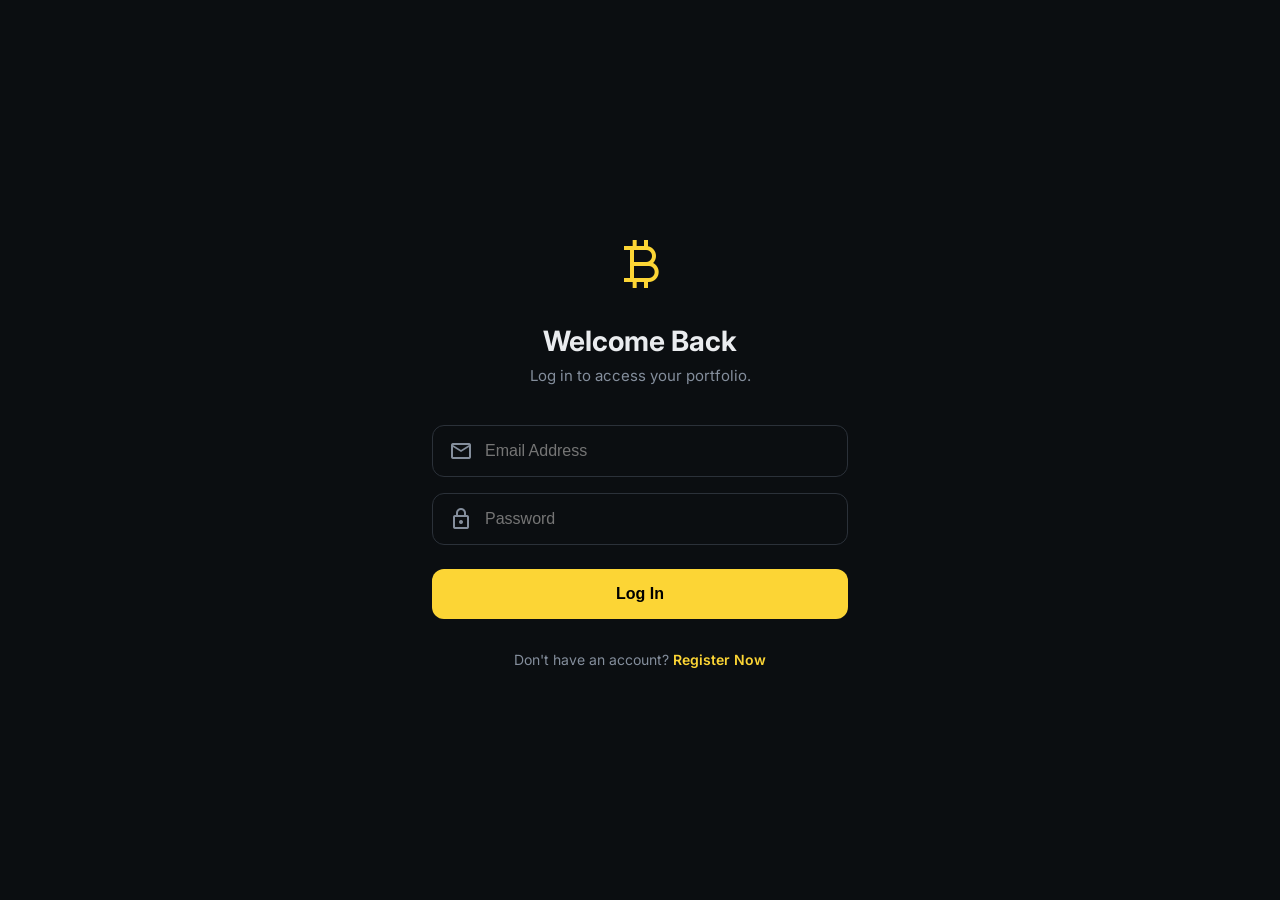
<file: login.html>
<!DOCTYPE html>
<html lang="id">
<head>
    <meta charset="UTF-8">
    <meta name="viewport" content="width=device-width, initial-scale=1.0, maximum-scale=1.0, user-scalable=no">
    <title>Login - Crypto Pro</title>
    
    <link href="https://fonts.googleapis.com/css2?family=Inter:wght@400;500;600;700&display=swap" rel="stylesheet">
    <link href="https://fonts.googleapis.com/css2?family=Material+Symbols+Outlined:opsz,wght,FILL,GRAD@24,400,0,0" rel="stylesheet" />
    
    <style>
        :root {
            --bg-main: #0b0e11; --bg-card: #1e2329; --text-main: #eaecef; 
            --text-sub: #848e9c; --accent-yellow: #fcd535; --border-color: #2b3139;
        }

        body { font-family: 'Inter', sans-serif; background-color: var(--bg-main); color: var(--text-main); margin: 0; display: flex; justify-content: center; min-height: 100dvh; }
        .auth-container { width: 100%; max-width: 480px; padding: 32px; box-sizing: border-box; display: flex; flex-direction: column; justify-content: center; position: relative;}
        
        .logo { text-align: center; margin-bottom: 24px; }
        .logo span { font-size: 64px; color: var(--accent-yellow); }
        .title { font-size: 28px; font-weight: 700; text-align: center; margin-bottom: 8px;}
        .subtitle { font-size: 15px; color: var(--text-sub); text-align: center; margin-bottom: 40px;}

        .input-group { background: var(--bg-main); border: 1px solid var(--border-color); border-radius: 12px; display: flex; align-items: center; padding: 0 16px; margin-bottom: 16px; transition: 0.2s;}
        .input-group:focus-within { border-color: var(--accent-yellow); }
        .input-icon { color: var(--text-sub); margin-right: 12px; }
        .auth-input { width: 100%; padding: 16px 0; background: transparent; border: none; color: var(--text-main); font-size: 16px; outline: none;}

        .btn-submit { background: var(--accent-yellow); color: #000; border: none; padding: 16px; width: 100%; border-radius: 12px; font-size: 16px; font-weight: 600; cursor: pointer; margin-top: 8px;}
        
        .toggle-mode { text-align: center; margin-top: 32px; font-size: 14px; color: var(--text-sub); }
        .toggle-mode span { color: var(--accent-yellow); font-weight: 600; cursor: pointer; }

        /* TOAST */
        .toast-container { position: fixed; top: 20px; left: 50%; transform: translateX(-50%); width: 90%; max-width: 400px; z-index: 10000; display: flex; flex-direction: column; gap: 10px; pointer-events: none;}
        .toast { background: var(--bg-card); padding: 14px 16px; border-radius: 12px; display: flex; align-items: center; gap: 12px; box-shadow: 0 4px 20px rgba(0,0,0,0.8); border-left: 4px solid var(--accent-yellow); animation: slideDown 0.4s forwards; }
        @keyframes slideDown { from { transform: translateY(-50px); opacity: 0; } to { transform: translateY(0); opacity: 1; } }
        .toast-out { animation: fadeOut 0.4s forwards; }
        @keyframes fadeOut { to { opacity: 0; transform: translateY(-20px); } }
    </style>
</head>
<body>

    <div class="toast-container" id="toastBox"></div>

    <div class="auth-container">
        <div class="logo"><span class="material-symbols-outlined">currency_bitcoin</span></div>
        <div class="title" id="auth-title">Welcome Back</div>
        <div class="subtitle" id="auth-subtitle">Log in to access your portfolio.</div>

        <div class="input-group">
            <span class="material-symbols-outlined input-icon">mail</span>
            <input type="email" class="auth-input" id="inputEmail" placeholder="Email Address">
        </div>

        <div class="input-group">
            <span class="material-symbols-outlined input-icon">lock</span>
            <input type="password" class="auth-input" id="inputPassword" placeholder="Password">
        </div>

        <button class="btn-submit" id="btnSubmit" onclick="prosesAuth()">Log In</button>

        <div class="toggle-mode" id="toggleMode">
            Don't have an account? <span onclick="switchMode('register')">Register Now</span>
        </div>
    </div>

    <script>
        // AUTH GUARD: Jika sudah login, kembalikan ke index.html
        if(localStorage.getItem("bayu_isLoggedIn") === "true") {
            window.location.replace("index.html");
        }

        let mode = 'login'; 

        function munculToast(pesan, ikon = 'error') {
            const box = document.getElementById('toastBox');
            const toast = document.createElement('div');
            toast.className = 'toast';
            toast.innerHTML = `<span class="material-symbols-outlined" style="color:var(--text-main);">${ikon}</span><div style="font-size:14px; font-weight:500;">${pesan}</div>`;
            box.appendChild(toast);
            setTimeout(() => { toast.classList.add('toast-out'); setTimeout(() => toast.remove(), 400); }, 3000);
        }

        function switchMode(newMode) {
            mode = newMode;
            document.getElementById('inputEmail').value = "";
            document.getElementById('inputPassword').value = "";
            
            if(mode === 'register') {
                document.getElementById('auth-title').innerText = "Create Account";
                document.getElementById('auth-subtitle').innerText = "Join Crypto Pro today.";
                document.getElementById('btnSubmit').innerText = "Sign Up";
                document.getElementById('toggleMode').innerHTML = `Already have an account? <span onclick="switchMode('login')">Log In</span>`;
            } else {
                document.getElementById('auth-title').innerText = "Welcome Back";
                document.getElementById('auth-subtitle').innerText = "Log in to access your portfolio.";
                document.getElementById('btnSubmit').innerText = "Log In";
                document.getElementById('toggleMode').innerHTML = `Don't have an account? <span onclick="switchMode('register')">Register Now</span>`;
            }
        }

        function prosesAuth() {
            let email = document.getElementById('inputEmail').value;
            let pass = document.getElementById('inputPassword').value;

            if(email === "" || pass === "") {
                munculToast("Please fill all fields!"); return;
            }

            if(mode === 'register') {
                localStorage.setItem("bayu_saved_email", email);
                localStorage.setItem("bayu_saved_pass", pass);
                munculToast("Account created! Please log in.", "check_circle");
                switchMode('login'); 
            } else {
                let savedEmail = localStorage.getItem("bayu_saved_email");
                let savedPass = localStorage.getItem("bayu_saved_pass");

                if(!savedEmail) {
                    munculToast("Account not found. Please register first.");
                    return;
                }

                if(email === savedEmail && pass === savedPass) {
                    localStorage.setItem("bayu_isLoggedIn", "true");
                    document.getElementById('btnSubmit').innerText = "Loading...";
                    setTimeout(() => {
                        window.location.href = "index.html"; 
                    }, 1000);
                } else {
                    munculToast("Incorrect Email or Password!");
                }
            }
        }
    </script>
</body>
</html>
</file>
